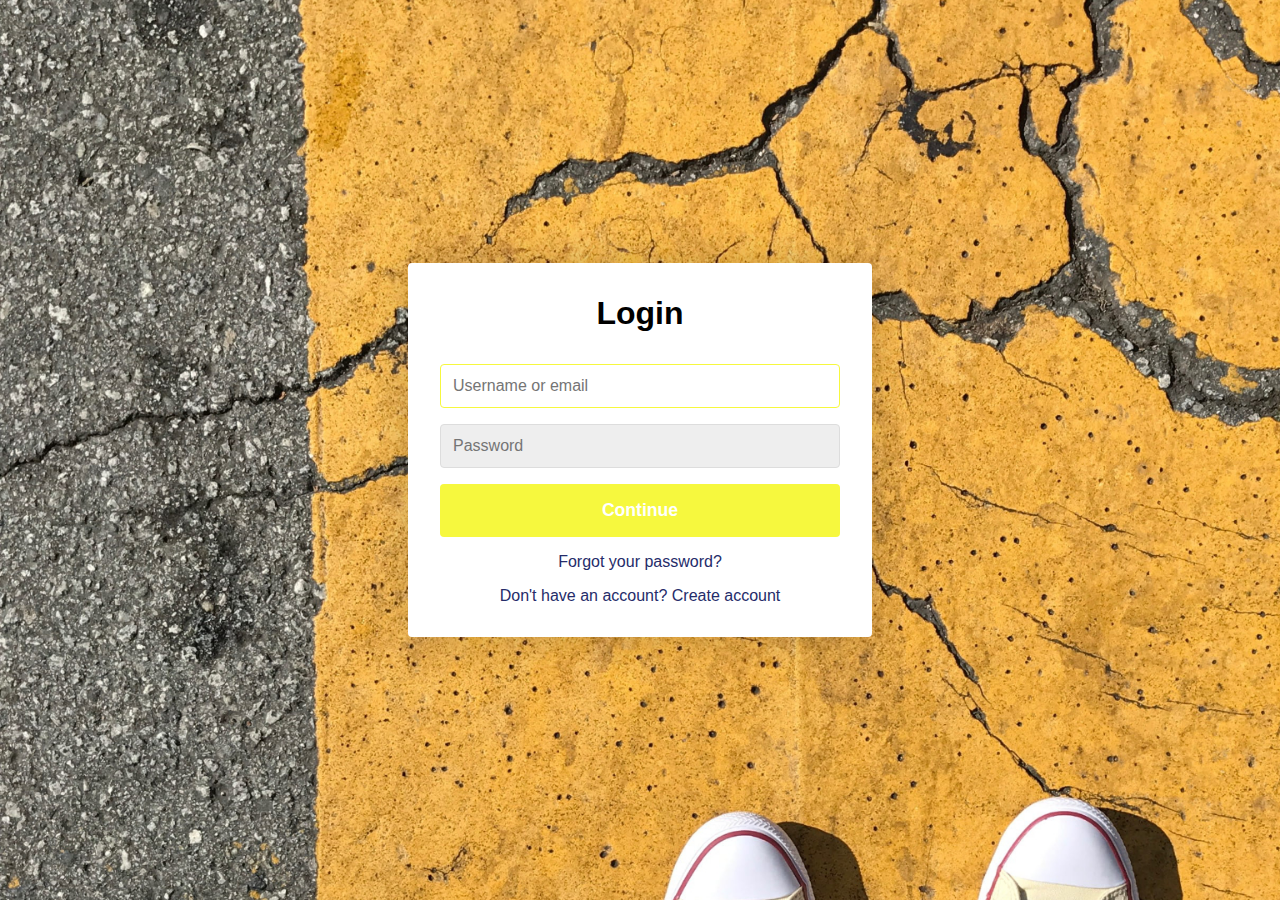
<file: assets/html/login.html>
<!DOCTYPE html>
<head>
    <meta name="viewport" content="width=device-width, initial-scale=1.0">
    <meta charset="utf-8">
    <title>Login / Sign Up Form</title>
    <link rel="shortcut icon" href="/assets/favicon.ico">
    <style>
        body {
    --color-primary:#f6f83e;
    --color-primary-dark: black;
    --color-secondary: #252c6a;
    --color-error: #cc3333;
    --color-success: #4bb544;
    --border-radius: 4px;

    margin: 0;
    height: 100vh;
    display: flex;
    align-items: center;
    justify-content: center;
    font-size: 18px;
    background: url(./assests/wallpaperflare.com_wallpaper.jpg);
    background-size: cover;
}

.container {
    width: 400px;
    max-width: 400px;
    margin: 1rem;
    padding: 2rem;
    box-shadow: 0 0 40px rgba(0, 0, 0, 0.2);
    border-radius: var(--border-radius);
    background: #ffffff;
}

.container,
.form__input,
.form__button {
    font: 500 1rem 'Quicksand', sans-serif;
}

.form--hidden {
    display: none;
}

.form > *:first-child {
    margin-top: 0;
}

.form > *:last-child {
    margin-bottom: 0;
}

.form__title {
    margin-bottom: 2rem;
    text-align: center;
}

.form__message {
    text-align: center;
    margin-bottom: 1rem;
}

.form__message--success {
    color: var(--color-success);
}

.form__message--error {
    color: var(--color-error);
}

.form__input-group {
    margin-bottom: 1rem;
}

.form__input {
    display: block;
    width: 100%;
    padding: 0.75rem;
    box-sizing: border-box;
    border-radius: var(--border-radius);
    border: 1px solid #dddddd;
    outline: none;
    background: #eeeeee;
    transition: background 0.2s, border-color 0.2s;
}

.form__input:focus {
    border-color: var(--color-primary);
    background: #ffffff;
}

.form__input--error {
    color: var(--color-error);
    border-color: var(--color-error);
}

.form__input-error-message {
    margin-top: 0.5rem;
    font-size: 0.85rem;
    color: var(--color-error);
}

.form__button {
    width: 100%;
    padding: 1rem 2rem;
    font-weight: bold;
    font-size: 1.1rem;
    color: #ffffff;
    border: none;
    border-radius: var(--border-radius);
    outline: none;
    cursor: pointer;
    background: var(--color-primary);
}

.form__button:hover {
    background: var(--color-primary-dark);
}

.form__button:active {
    transform: scale(0.98);
}

.form__text {
    text-align: center;
}

.form__link {
    color: var(--color-secondary);
    text-decoration: none;
    cursor: pointer;
}

.form__link:hover {
    text-decoration: underline;
}
    </style>
</head>
<body>
    <div class="container">
        <form class="form" id="login">
            <h1 class="form__title">Login</h1>
            <div class="form__message form__message--error"></div>
            <div class="form__input-group">
                <input type="text" class="form__input" autofocus placeholder="Username or email">
                <div class="form__input-error-message"></div>
            </div>
            <div class="form__input-group">
                <input type="password" class="form__input" autofocus placeholder="Password">
                <div class="form__input-error-message"></div>
            </div>
            <button class="form__button" type="submit">Continue</button>
            <p class="form__text">
                <a href="#" class="form__link">Forgot your password?</a>
            </p>
            <p class="form__text">
                <a class="form__link" href="./" id="linkCreateAccount">Don't have an account? Create account</a>
            </p>
        </form>
        <form class="form form--hidden" id="createAccount">
            <h1 class="form__title">Create Account</h1>
            <div class="form__message form__message--error"></div>
            <div class="form__input-group">
                <input type="text" id="signupUsername" class="form__input" autofocus placeholder="Username">
                <div class="form__input-error-message"></div>
            </div>
            <div class="form__input-group">
                <input type="text" class="form__input" autofocus placeholder="Email Address">
                <div class="form__input-error-message"></div>
            </div>
            <div class="form__input-group">
                <input type="password" class="form__input" autofocus placeholder="Password">
                <div class="form__input-error-message"></div>
            </div>
            <div class="form__input-group">
                <input type="password" class="form__input" autofocus placeholder="Confirm password">
                <div class="form__input-error-message"></div>
            </div>
            <button class="form__button" type="submit">Continue</button>
            <p class="form__text">
                <a class="form__link" href="./" id="linkLogin">Already have an account? Sign in</a>
            </p>
        </form>
    </div>
    <script>
        function setFormMessage(formElement, type, message) {
    const messageElement = formElement.querySelector(".form__message");

    messageElement.textContent = message;
    messageElement.classList.remove("form__message--success", "form__message--error");
    messageElement.classList.add(`form__message--${type}`);
}

function setInputError(inputElement, message) {
    inputElement.classList.add("form__input--error");
    inputElement.parentElement.querySelector(".form__input-error-message").textContent = message;
}

function clearInputError(inputElement) {
    inputElement.classList.remove("form__input--error");
    inputElement.parentElement.querySelector(".form__input-error-message").textContent = "";
}

document.addEventListener("DOMContentLoaded", () => {
    const loginForm = document.querySelector("#login");
    const createAccountForm = document.querySelector("#createAccount");

    document.querySelector("#linkCreateAccount").addEventListener("click", e => {
        e.preventDefault();
        loginForm.classList.add("form--hidden");
        createAccountForm.classList.remove("form--hidden");
    });

    document.querySelector("#linkLogin").addEventListener("click", e => {
        e.preventDefault();
        loginForm.classList.remove("form--hidden");
        createAccountForm.classList.add("form--hidden");
    });

    loginForm.addEventListener("submit", e => {
        e.preventDefault();

        // Perform your AJAX/Fetch login

        setFormMessage(loginForm, "error", "Invalid username/password combination");
    });

    document.querySelectorAll(".form__input").forEach(inputElement => {
        inputElement.addEventListener("blur", e => {
            if (e.target.id === "signupUsername" && e.target.value.length > 0 && e.target.value.length < 10) {
                setInputError(inputElement, "Username must be at least 10 characters in length");
            }
        });

        inputElement.addEventListener("input", e => {
            clearInputError(inputElement);
        });
    });
});
    </script>
</body>
</file>
